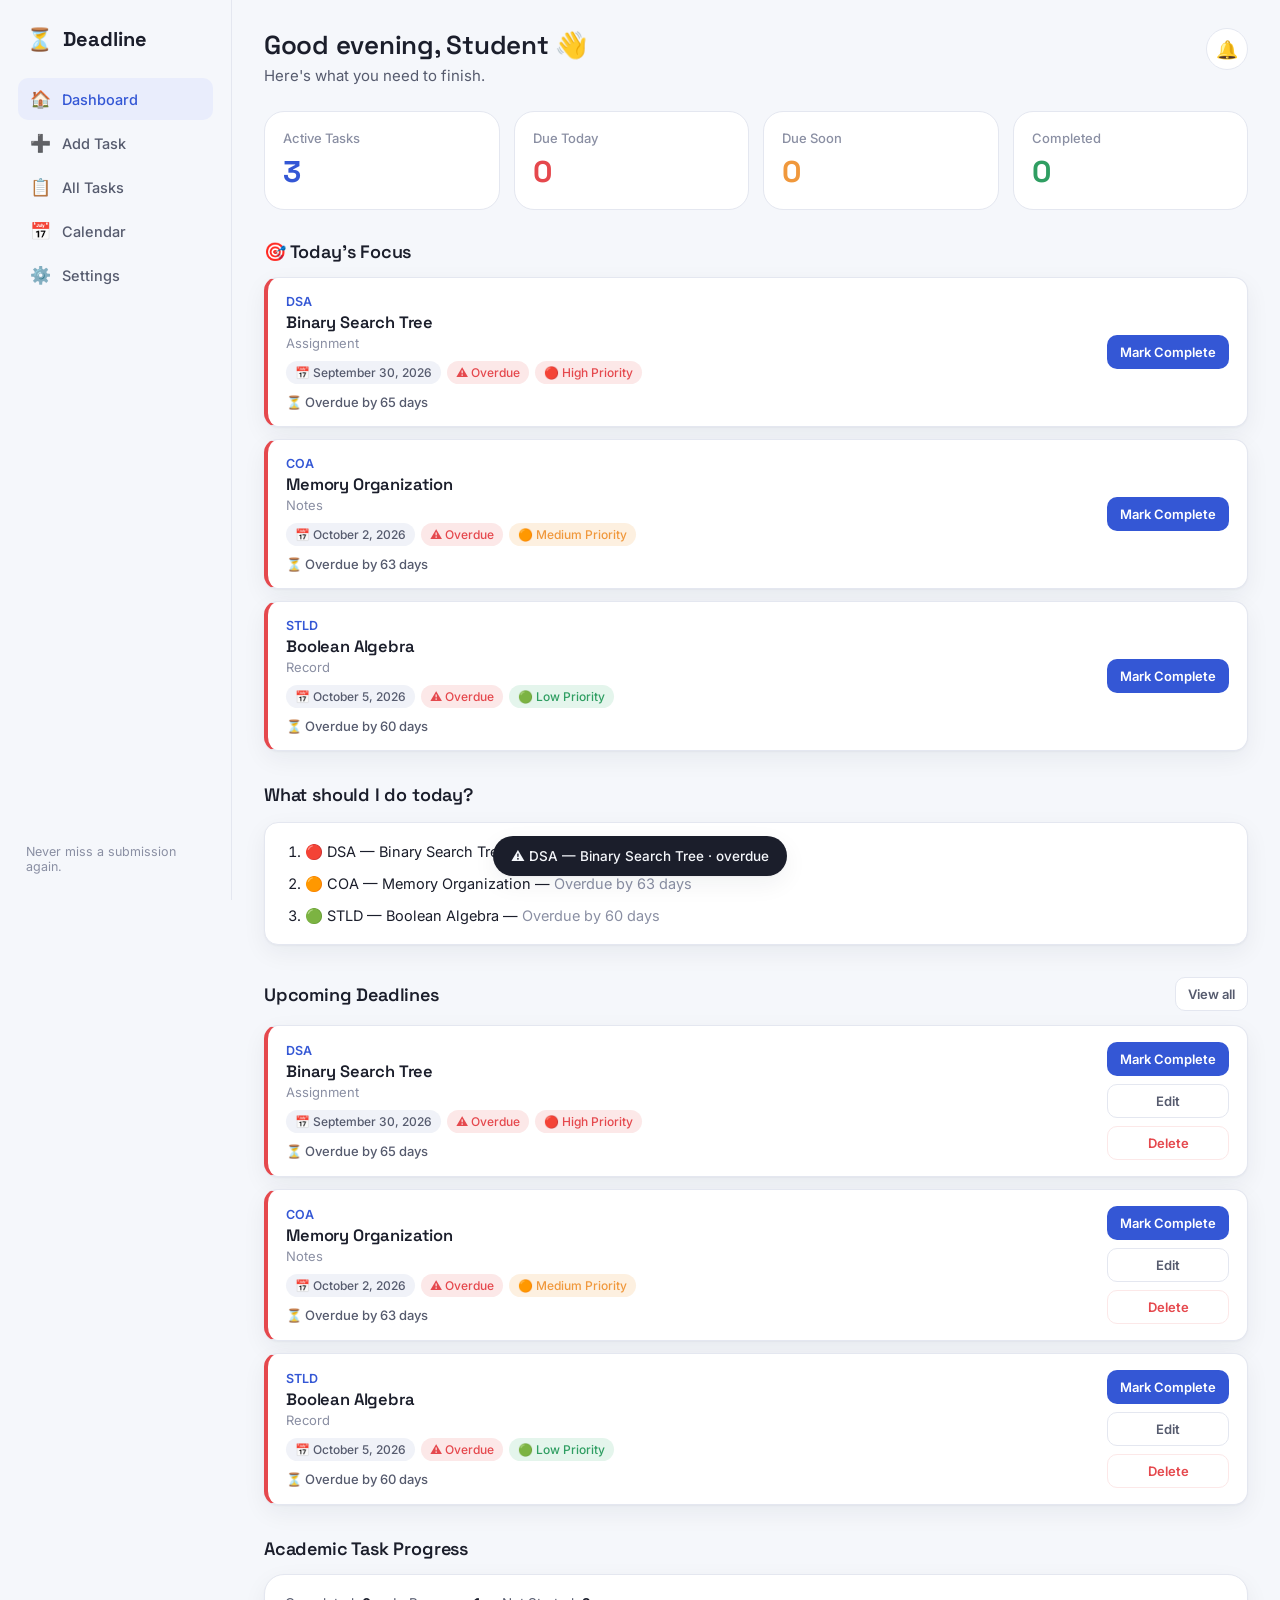
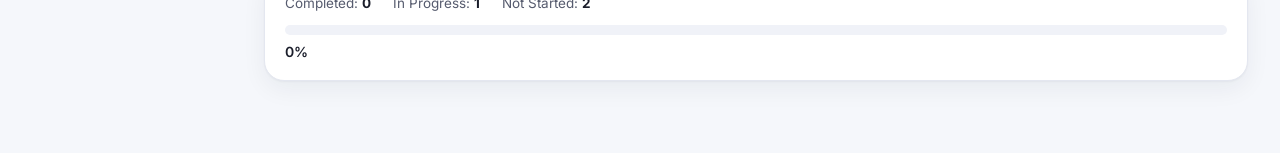
<file: index.html>
<!DOCTYPE html>
<html lang="en">
<head>
<meta charset="UTF-8" />
<meta name="viewport" content="width=device-width, initial-scale=1.0" />
<title>Deadline — Dashboard</title>
<link rel="stylesheet" href="css/style.css" />
</head>
<body id="page-dashboard" data-nav-key="dashboard">

  <div class="app-shell">
    <div id="app-nav"></div>

    <main class="page-main">
      <header class="topbar">
        <div>
          <h1 id="greeting">Good morning, Student 👋</h1>
          <p class="subtitle">Here's what you need to finish.</p>
        </div>
        <div id="notif-bell"></div>
      </header>

      <!-- Summary cards -->
      <section class="stat-grid">
        <div class="stat-card accent-blue">
          <p class="stat-label">Active Tasks</p>
          <p class="stat-value" id="statActive">0</p>
        </div>
        <div class="stat-card accent-red">
          <p class="stat-label">Due Today</p>
          <p class="stat-value" id="statToday">0</p>
        </div>
        <div class="stat-card accent-orange">
          <p class="stat-label">Due Soon</p>
          <p class="stat-value" id="statSoon">0</p>
        </div>
        <div class="stat-card accent-green">
          <p class="stat-label">Completed</p>
          <p class="stat-value" id="statCompleted">0</p>
        </div>
      </section>

      <!-- Today's focus -->
      <section class="section">
        <div class="section-head">
          <h2>🎯 Today's Focus</h2>
        </div>
        <div class="section-list" id="focusList"></div>
      </section>

      <!-- What should I do today -->
      <section class="section">
        <div class="section-head">
          <h2>What should I do today?</h2>
        </div>
        <div id="todoTodayList"></div>
      </section>

      <!-- Upcoming deadlines -->
      <section class="section">
        <div class="section-head">
          <h2>Upcoming Deadlines</h2>
          <a class="btn btn-ghost btn-small" href="tasks.html">View all</a>
        </div>
        <div class="section-list" id="upcomingList"></div>
      </section>

      <!-- Progress -->
      <section class="section">
        <div class="section-head">
          <h2>Academic Task Progress</h2>
        </div>
        <div class="progress-card">
          <div class="progress-stats">
            <span>Completed: <strong id="progressCompleted">0</strong></span>
            <span>In Progress: <strong id="progressInProgress">0</strong></span>
            <span>Not Started: <strong id="progressNotStarted">0</strong></span>
          </div>
          <div class="progress-bar-track">
            <div class="progress-bar-fill" id="progressBarFill" style="width:0%"></div>
          </div>
          <p class="progress-percent" id="progressPercent">0%</p>
        </div>
      </section>
    </main>
  </div>

  <script src="js/storage.js"></script>
  <script src="js/script.js"></script>
</body>
</html>
</file>
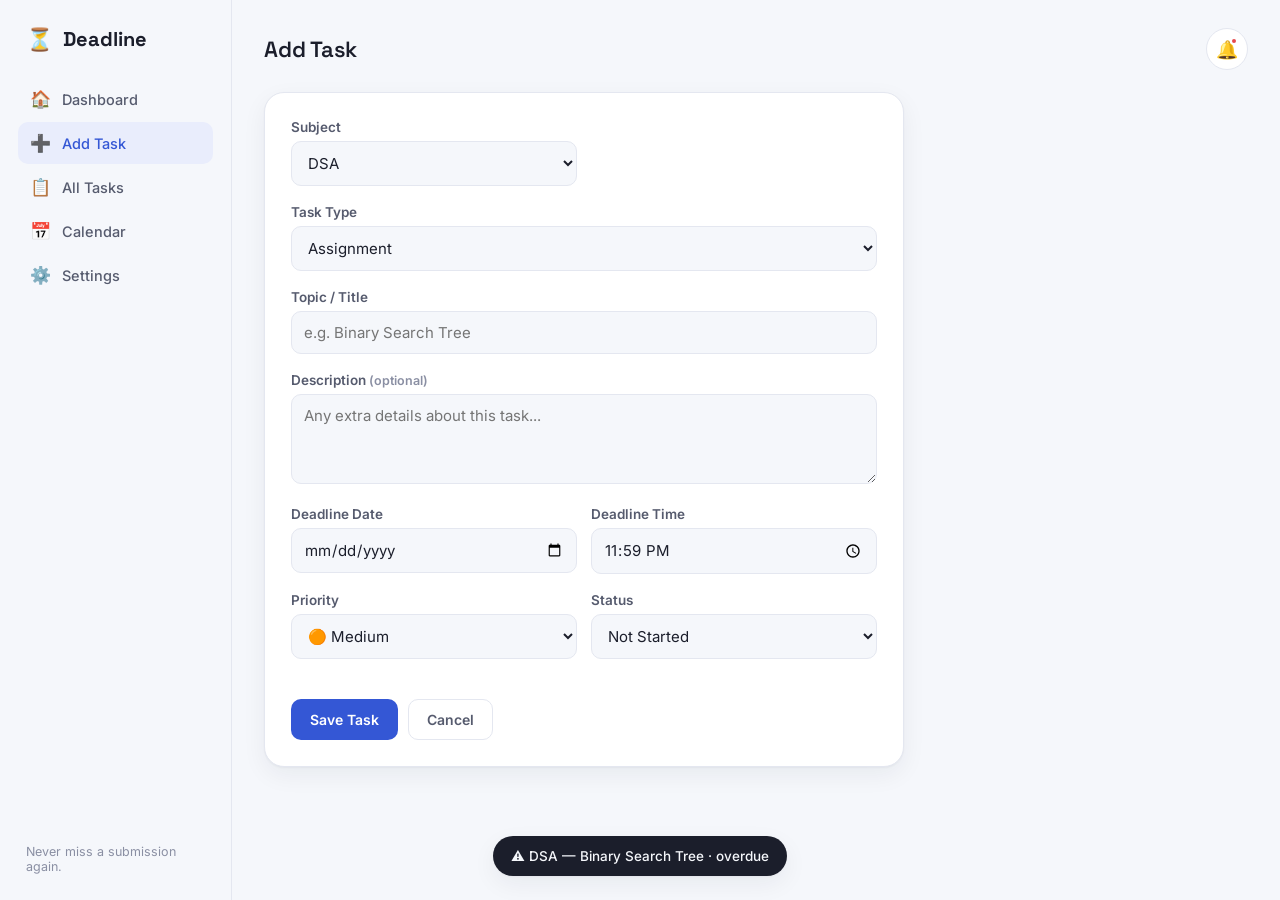
<file: add-task.html>
<!DOCTYPE html>
<html lang="en">
<head>
<meta charset="UTF-8" />
<meta name="viewport" content="width=device-width, initial-scale=1.0" />
<title>Deadline — Add Task</title>
<link rel="stylesheet" href="css/style.css" />
</head>
<body id="page-add-task" data-nav-key="add-task">

  <div class="app-shell">
    <div id="app-nav"></div>

    <main class="page-main">
      <header class="page-header">
        <h1 id="formHeading">Add Task</h1>
        <div id="notif-bell"></div>
      </header>

      <form class="form-card" id="taskForm" novalidate>
        <div class="form-errors" id="formErrors" hidden></div>

        <div class="field-row">
          <div class="field">
            <label for="subjectSelect">Subject</label>
            <select id="subjectSelect"></select>
          </div>
          <div class="field" id="customSubjectWrap" hidden>
            <label for="customSubject">Custom subject</label>
            <input type="text" id="customSubject" placeholder="e.g. Data Communication" />
          </div>
        </div>

        <div class="field">
          <label for="typeSelect">Task Type</label>
          <select id="typeSelect"></select>
        </div>

        <div class="field">
          <label for="titleInput">Topic / Title</label>
          <input type="text" id="titleInput" placeholder="e.g. Binary Search Tree" />
        </div>

        <div class="field">
          <label for="descriptionInput">Description <span class="hint-text" style="display:inline">(optional)</span></label>
          <textarea id="descriptionInput" placeholder="Any extra details about this task..."></textarea>
        </div>

        <div class="field-row">
          <div class="field">
            <label for="dateInput">Deadline Date</label>
            <input type="date" id="dateInput" />
          </div>
          <div class="field">
            <label for="timeInput">Deadline Time</label>
            <input type="time" id="timeInput" value="23:59" />
          </div>
        </div>

        <div class="field-row">
          <div class="field">
            <label for="prioritySelect">Priority</label>
            <select id="prioritySelect">
              <option value="High">🔴 High</option>
              <option value="Medium" selected>🟠 Medium</option>
              <option value="Low">🟢 Low</option>
            </select>
          </div>
          <div class="field">
            <label for="statusSelect">Status</label>
            <select id="statusSelect">
              <option value="Not Started">Not Started</option>
              <option value="In Progress">In Progress</option>
              <option value="Completed">Completed</option>
            </select>
          </div>
        </div>

        <div class="form-actions">
          <button type="submit" class="btn btn-primary" id="submitBtn">Save Task</button>
          <button type="button" class="btn btn-ghost" id="cancelBtn">Cancel</button>
        </div>
      </form>
    </main>
  </div>

  <script src="js/storage.js"></script>
  <script src="js/script.js"></script>
</body>
</html>
</file>
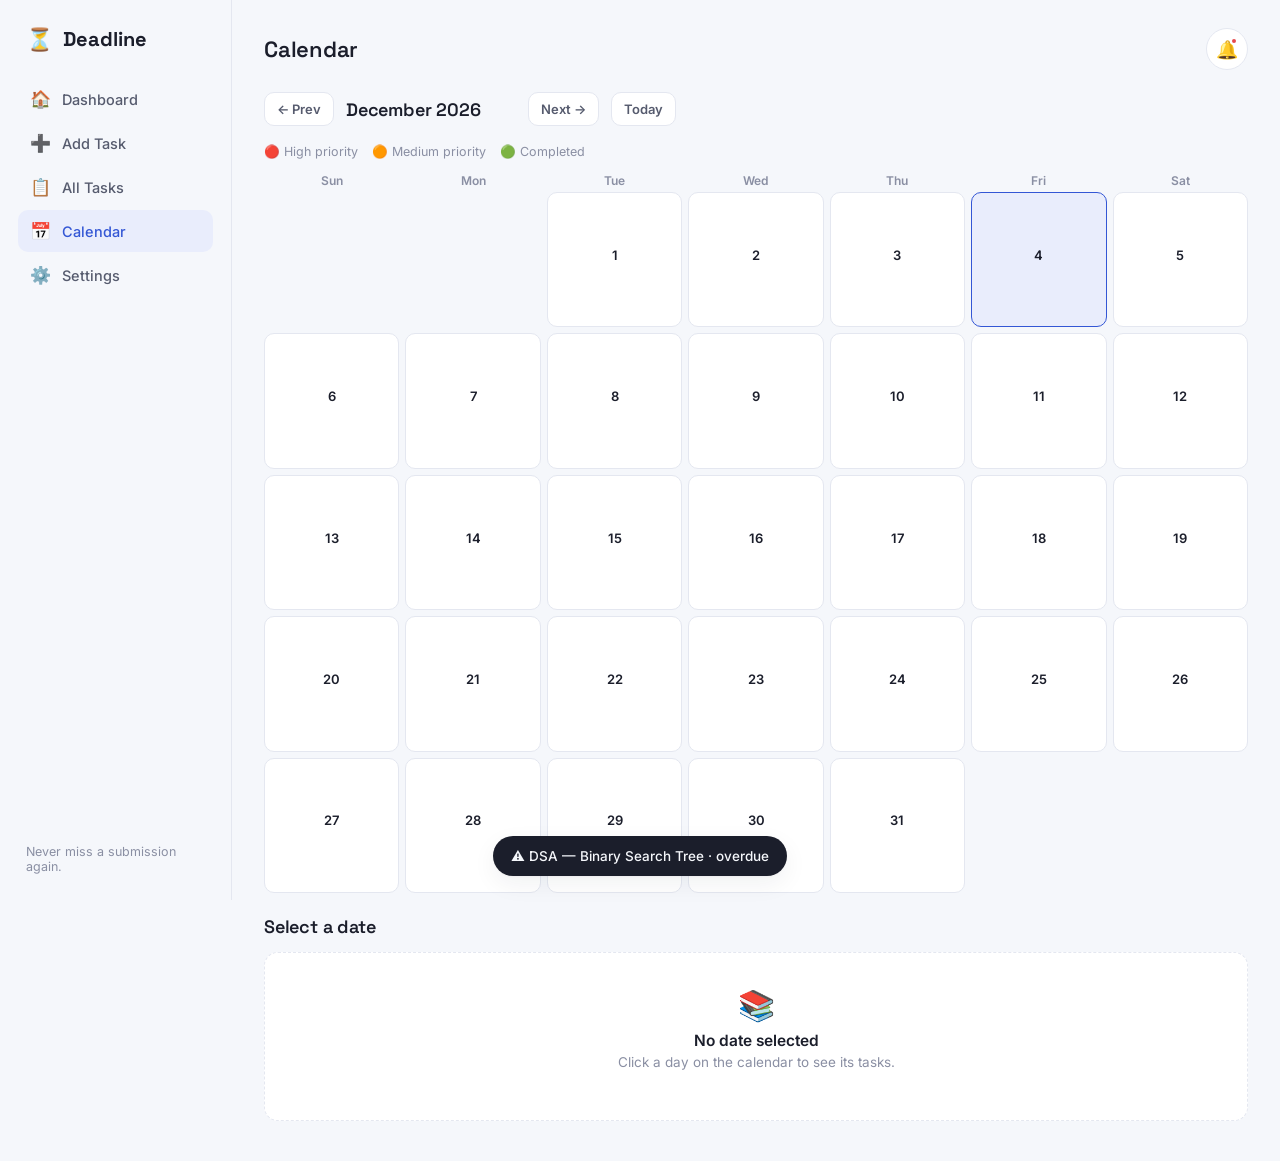
<file: calendar.html>
<!DOCTYPE html>
<html lang="en">
<head>
<meta charset="UTF-8" />
<meta name="viewport" content="width=device-width, initial-scale=1.0" />
<title>Deadline — Calendar</title>
<link rel="stylesheet" href="css/style.css" />
</head>
<body id="page-calendar" data-nav-key="calendar">

  <div class="app-shell">
    <div id="app-nav"></div>

    <main class="page-main">
      <header class="page-header">
        <h1>Calendar</h1>
        <div id="notif-bell"></div>
      </header>

      <div class="calendar-controls">
        <button class="btn btn-ghost btn-small" id="prevMonthBtn">← Prev</button>
        <h2 id="calendarMonthLabel">Month Year</h2>
        <button class="btn btn-ghost btn-small" id="nextMonthBtn">Next →</button>
        <button class="btn btn-ghost btn-small" id="todayBtn">Today</button>
      </div>

      <div class="cal-legend">
        <span>🔴 High priority</span>
        <span>🟠 Medium priority</span>
        <span>🟢 Completed</span>
      </div>

      <div class="cal-grid" id="calendarWeekdays">
        <div class="cal-weekday">Sun</div>
        <div class="cal-weekday">Mon</div>
        <div class="cal-weekday">Tue</div>
        <div class="cal-weekday">Wed</div>
        <div class="cal-weekday">Thu</div>
        <div class="cal-weekday">Fri</div>
        <div class="cal-weekday">Sat</div>
      </div>
      <div class="cal-grid" id="calendarGrid"></div>

      <section class="cal-day-panel">
        <div class="section-head">
          <h2 id="calDayHeading">Select a date</h2>
        </div>
        <div class="section-list" id="calDayList"></div>
      </section>
    </main>
  </div>

  <script src="js/storage.js"></script>
  <script src="js/script.js"></script>
</body>
</html>
</file>
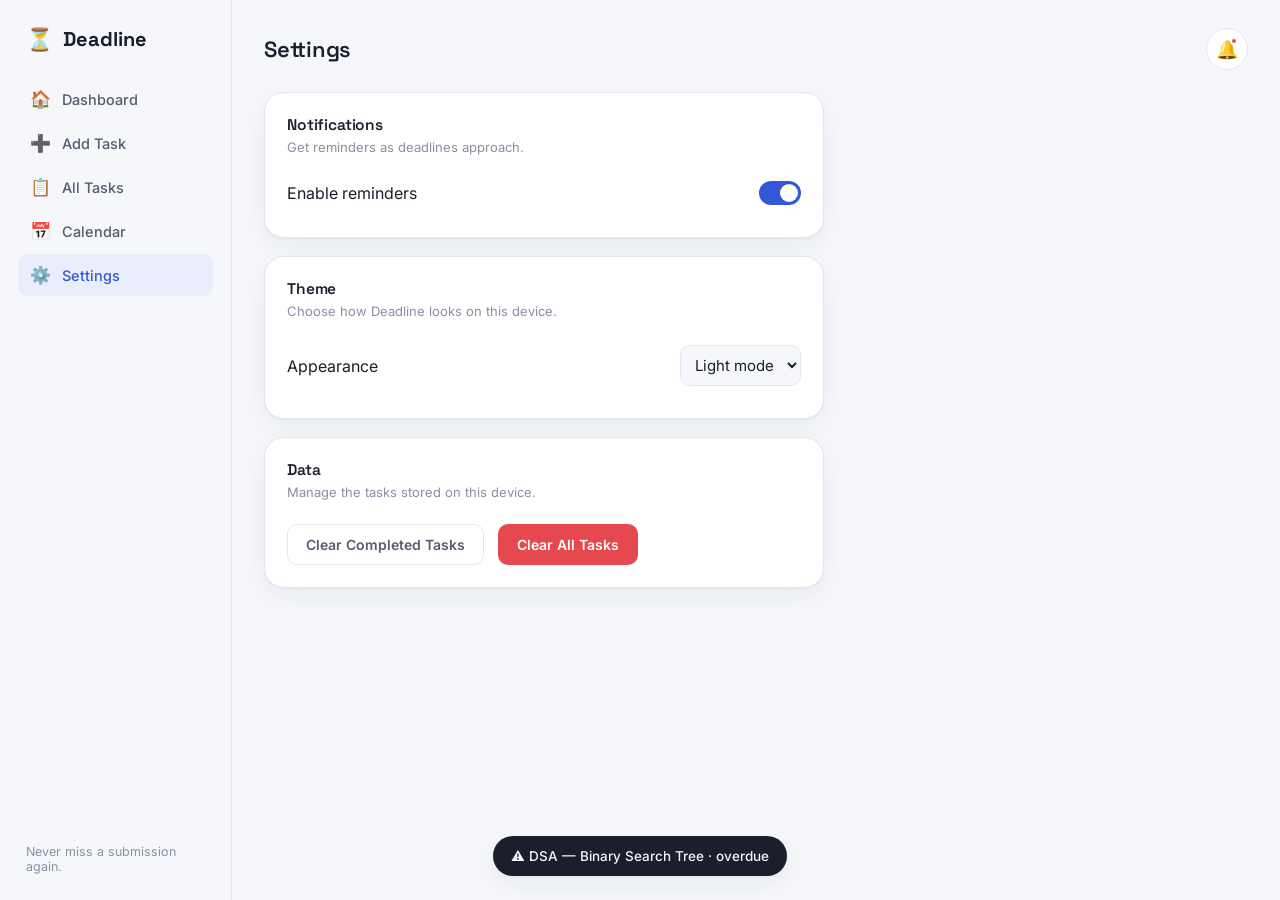
<file: settings.html>
<!DOCTYPE html>
<html lang="en">
<head>
<meta charset="UTF-8" />
<meta name="viewport" content="width=device-width, initial-scale=1.0" />
<title>Deadline — Settings</title>
<link rel="stylesheet" href="css/style.css" />
</head>
<body id="page-settings" data-nav-key="settings">

  <div class="app-shell">
    <div id="app-nav"></div>

    <main class="page-main">
      <header class="page-header">
        <h1>Settings</h1>
        <div id="notif-bell"></div>
      </header>

      <div class="settings-card">
        <h3>Notifications</h3>
        <p class="settings-desc">Get reminders as deadlines approach.</p>
        <div class="settings-row">
          <span>Enable reminders</span>
          <label class="switch">
            <input type="checkbox" id="notifToggle" />
            <span class="switch-track"></span>
          </label>
        </div>
      </div>

      <div class="settings-card">
        <h3>Theme</h3>
        <p class="settings-desc">Choose how Deadline looks on this device.</p>
        <div class="settings-row">
          <span>Appearance</span>
          <select id="themeSelect">
            <option value="light">Light mode</option>
            <option value="dark">Dark mode</option>
          </select>
        </div>
      </div>

      <div class="settings-card danger-zone">
        <h3>Data</h3>
        <p class="settings-desc">Manage the tasks stored on this device.</p>
        <button class="btn btn-ghost" id="clearCompletedBtn">Clear Completed Tasks</button>
        <button class="btn btn-danger" id="clearAllBtn">Clear All Tasks</button>
      </div>
    </main>
  </div>

  <script src="js/storage.js"></script>
  <script src="js/script.js"></script>
</body>
</html>
</file>
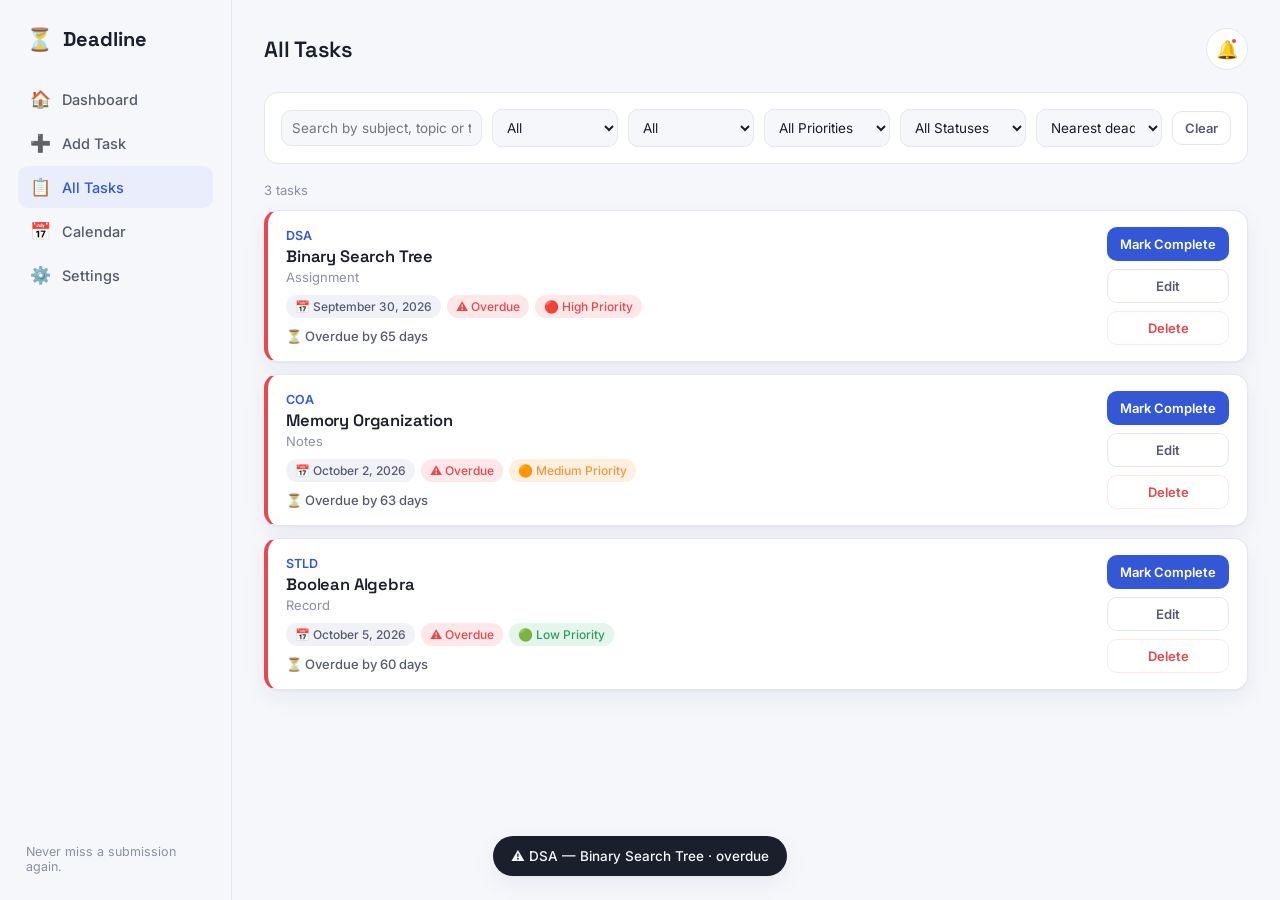
<file: tasks.html>
<!DOCTYPE html>
<html lang="en">
<head>
<meta charset="UTF-8" />
<meta name="viewport" content="width=device-width, initial-scale=1.0" />
<title>Deadline — All Tasks</title>
<link rel="stylesheet" href="css/style.css" />
</head>
<body id="page-tasks" data-nav-key="tasks">

  <div class="app-shell">
    <div id="app-nav"></div>

    <main class="page-main">
      <header class="page-header">
        <h1>All Tasks</h1>
        <div id="notif-bell"></div>
      </header>

      <div class="filters-bar">
        <input type="text" id="searchInput" placeholder="Search by subject, topic or title..." />
        <select id="filterSubject"></select>
        <select id="filterType"></select>
        <select id="filterPriority">
          <option value="All">All Priorities</option>
          <option value="High">High</option>
          <option value="Medium">Medium</option>
          <option value="Low">Low</option>
        </select>
        <select id="filterStatus">
          <option value="All">All Statuses</option>
          <option value="Not Started">Not Started</option>
          <option value="In Progress">In Progress</option>
          <option value="Completed">Completed</option>
        </select>
        <select id="sortSelect">
          <option value="deadline-asc">Nearest deadline</option>
          <option value="deadline-desc">Latest deadline</option>
          <option value="priority">Priority</option>
          <option value="recent">Recently added</option>
        </select>
        <button class="btn btn-ghost btn-small" id="clearFiltersBtn">Clear</button>
      </div>

      <p class="results-count" id="resultsCount">0 tasks</p>

      <div class="section-list" id="allTasksList"></div>
    </main>
  </div>

  <script src="js/storage.js"></script>
  <script src="js/script.js"></script>
</body>
</html>
</file>
<file: css/style.css>
/* ============================================================
   Deadline — style.css
   A calm, focused productivity app for college students.
   ============================================================ */

@import url("https://fonts.googleapis.com/css2?family=Space+Grotesk:wght@500;600;700&family=Inter:wght@400;500;600;700&display=swap");

/* ---------- Design tokens ---------- */
:root {
  --bg: #F5F7FB;
  --surface: #FFFFFF;
  --surface-soft: #F0F2F8;
  --ink: #1B1E2B;
  --ink-soft: #565B6E;
  --muted: #8A8FA3;
  --border: #E4E7F0;

  --blue: #3457D5;
  --blue-soft: #E9EDFC;
  --red: #E5484D;
  --red-soft: #FCE8E8;
  --orange: #F0983C;
  --orange-soft: #FDF0E0;
  --yellow: #E3B341;
  --yellow-soft: #FBF3DC;
  --green: #2F9E62;
  --green-soft: #E4F5EC;
  --grey-soft: #EEF0F5;

  --radius-lg: 20px;
  --radius-md: 14px;
  --radius-sm: 10px;
  --shadow: 0 1px 2px rgba(23, 26, 43, 0.04), 0 8px 24px rgba(23, 26, 43, 0.06);

  --font-display: "Space Grotesk", "Inter", sans-serif;
  --font-body: "Inter", sans-serif;
}

[data-theme="dark"] {
  --bg: #14161F;
  --surface: #1B1E2B;
  --surface-soft: #20242F;
  --ink: #EDEFF5;
  --ink-soft: #B7BBCC;
  --muted: #82869C;
  --border: #2B2F3E;

  --blue-soft: #202B4D;
  --red-soft: #3A2226;
  --orange-soft: #3A2C1C;
  --yellow-soft: #37301A;
  --green-soft: #1C3327;
  --grey-soft: #262A38;

  --shadow: 0 1px 2px rgba(0, 0, 0, 0.2), 0 8px 24px rgba(0, 0, 0, 0.35);
}

* { box-sizing: border-box; }

html, body {
  margin: 0;
  padding: 0;
  background: var(--bg);
  color: var(--ink);
  font-family: var(--font-body);
  -webkit-font-smoothing: antialiased;
}

h1, h2, h3, h4 {
  font-family: var(--font-display);
  font-weight: 600;
  margin: 0;
  letter-spacing: -0.01em;
}

p { margin: 0; }

a { color: inherit; text-decoration: none; }

button {
  font-family: var(--font-body);
  cursor: pointer;
}

input, select, textarea, button {
  font-family: var(--font-body);
  font-size: 15px;
}

::selection { background: var(--blue-soft); }

/* ---------- App shell ---------- */
.app-shell {
  display: flex;
  min-height: 100vh;
}

.page-main {
  flex: 1;
  min-width: 0;
  padding: 28px 32px 100px;
  max-width: 1100px;
}

@media (min-width: 861px) {
  .page-main { padding-bottom: 40px; }
}

/* ---------- Sidebar (desktop) / bottom nav (mobile) ---------- */
.sidebar {
  width: 232px;
  flex-shrink: 0;
  padding: 26px 18px;
  border-right: 1px solid var(--border);
  display: flex;
  flex-direction: column;
  min-height: 100vh;
  position: sticky;
  top: 0;
}

.brand {
  display: flex;
  align-items: center;
  gap: 10px;
  padding: 0 8px 26px;
}

.brand-mark { font-size: 22px; }

.brand-name {
  font-family: var(--font-display);
  font-weight: 700;
  font-size: 20px;
}

.sidebar-links {
  display: flex;
  flex-direction: column;
  gap: 2px;
}

.nav-link {
  display: flex;
  align-items: center;
  gap: 12px;
  padding: 11px 12px;
  border-radius: var(--radius-sm);
  color: var(--ink-soft);
  font-weight: 500;
  font-size: 14.5px;
}

.nav-link:hover { background: var(--surface-soft); color: var(--ink); }

.nav-link.active {
  background: var(--blue-soft);
  color: var(--blue);
}

.nav-icon { font-size: 17px; width: 20px; text-align: center; }

.sidebar-foot {
  margin-top: auto;
  color: var(--muted);
  font-size: 12.5px;
  padding: 0 8px;
}

.bottom-nav { display: none; }

@media (max-width: 860px) {
  .sidebar { display: none; }

  .bottom-nav {
    display: flex;
    position: fixed;
    bottom: 0;
    left: 0;
    right: 0;
    background: var(--surface);
    border-top: 1px solid var(--border);
    padding: 8px 6px calc(8px + env(safe-area-inset-bottom, 0px));
    z-index: 40;
  }

  .bottom-nav .nav-link {
    flex: 1;
    flex-direction: column;
    gap: 3px;
    font-size: 11px;
    padding: 6px 2px;
    text-align: center;
    border-radius: var(--radius-sm);
  }

  .bottom-nav .nav-icon { font-size: 19px; }

  .page-main { padding: 20px 16px 90px; }
}

/* ---------- Topbar ---------- */
.topbar {
  display: flex;
  justify-content: space-between;
  align-items: flex-start;
  gap: 16px;
  margin-bottom: 26px;
}

.topbar h1 {
  font-size: 26px;
}

.topbar .subtitle {
  color: var(--ink-soft);
  margin-top: 4px;
  font-size: 15px;
}

.page-header {
  display: flex;
  justify-content: space-between;
  align-items: center;
  gap: 16px;
  margin-bottom: 22px;
}

.page-header h1 { font-size: 22px; }

/* ---------- Notification bell ---------- */
#notif-bell { position: relative; flex-shrink: 0; }

.bell-btn {
  position: relative;
  width: 42px;
  height: 42px;
  border-radius: 50%;
  border: 1px solid var(--border);
  background: var(--surface);
  font-size: 18px;
  display: flex;
  align-items: center;
  justify-content: center;
}

.bell-dot {
  position: absolute;
  top: 8px;
  right: 9px;
  width: 8px;
  height: 8px;
  border-radius: 50%;
  background: var(--red);
  border: 2px solid var(--surface);
}

.bell-panel {
  position: absolute;
  right: 0;
  top: 50px;
  width: 320px;
  max-width: 84vw;
  background: var(--surface);
  border: 1px solid var(--border);
  border-radius: var(--radius-md);
  box-shadow: var(--shadow);
  z-index: 50;
  overflow: hidden;
}

.bell-panel-head {
  display: flex;
  justify-content: space-between;
  align-items: center;
  padding: 14px 16px;
  border-bottom: 1px solid var(--border);
  font-weight: 600;
  font-size: 14px;
}

.link-btn {
  background: none;
  border: none;
  color: var(--blue);
  font-size: 13px;
  font-weight: 600;
  padding: 0;
}

.bell-panel-list {
  max-height: 320px;
  overflow-y: auto;
}

.bell-item {
  display: flex;
  gap: 10px;
  align-items: flex-start;
  width: 100%;
  text-align: left;
  padding: 12px 16px;
  border: none;
  border-bottom: 1px solid var(--border);
  background: var(--surface);
  font-size: 13.5px;
  color: var(--ink-soft);
}

.bell-item.unread { background: var(--blue-soft); color: var(--ink); }
.bell-item:last-child { border-bottom: none; }
.bell-item-emoji { font-size: 15px; }

.bell-empty {
  padding: 22px 16px;
  color: var(--muted);
  font-size: 13.5px;
  text-align: center;
}

/* ---------- Buttons ---------- */
.btn {
  display: inline-flex;
  align-items: center;
  justify-content: center;
  gap: 6px;
  padding: 11px 18px;
  border-radius: var(--radius-sm);
  border: 1px solid transparent;
  font-weight: 600;
  font-size: 14px;
  transition: transform 0.05s ease;
}

.btn:active { transform: scale(0.98); }

.btn-primary { background: var(--blue); color: white; }
.btn-primary:hover { background: #2c48b8; }

.btn-ghost {
  background: var(--surface);
  border-color: var(--border);
  color: var(--ink-soft);
}
.btn-ghost:hover { background: var(--surface-soft); }

.btn-danger { background: var(--red); color: white; }
.btn-danger-ghost {
  background: var(--surface);
  border-color: var(--red-soft);
  color: var(--red);
}

.btn-small { padding: 8px 12px; font-size: 13px; }
.btn-block { width: 100%; }

/* ---------- Summary cards ---------- */
.stat-grid {
  display: grid;
  grid-template-columns: repeat(4, 1fr);
  gap: 14px;
  margin-bottom: 30px;
}

@media (max-width: 700px) {
  .stat-grid { grid-template-columns: repeat(2, 1fr); }
}

.stat-card {
  background: var(--surface);
  border: 1px solid var(--border);
  border-radius: var(--radius-lg);
  padding: 18px;
}

.stat-card .stat-label {
  font-size: 13px;
  color: var(--muted);
  font-weight: 500;
}

.stat-card .stat-value {
  font-family: var(--font-display);
  font-size: 30px;
  font-weight: 700;
  margin-top: 6px;
}

.stat-card.accent-blue .stat-value { color: var(--blue); }
.stat-card.accent-red .stat-value { color: var(--red); }
.stat-card.accent-orange .stat-value { color: var(--orange); }
.stat-card.accent-green .stat-value { color: var(--green); }

/* ---------- Section headings ---------- */
.section {
  margin-bottom: 32px;
}

.section-head {
  display: flex;
  justify-content: space-between;
  align-items: center;
  margin-bottom: 14px;
}

.section-head h2 { font-size: 18px; }

.section-list {
  display: flex;
  flex-direction: column;
  gap: 12px;
}

/* ---------- Task cards ---------- */
.task-card {
  background: var(--surface);
  border: 1px solid var(--border);
  border-left: 4px solid var(--grey-soft);
  border-radius: var(--radius-md);
  padding: 16px 18px;
  display: flex;
  justify-content: space-between;
  align-items: center;
  gap: 16px;
  box-shadow: var(--shadow);
}

.task-card.status-today,
.task-card.status-overdue { border-left-color: var(--red); }
.task-card.status-tomorrow { border-left-color: var(--orange); }
.task-card.status-soon { border-left-color: var(--yellow); }
.task-card.status-completed { border-left-color: var(--green); }
.task-card.status-later { border-left-color: var(--border); }

.task-card-main { min-width: 0; flex: 1; }

.task-subject {
  font-size: 12.5px;
  font-weight: 600;
  color: var(--blue);
  text-transform: none;
}

.task-title {
  font-size: 16.5px;
  margin: 3px 0 2px;
}

.task-meta { font-size: 13px; color: var(--muted); }

.task-tags {
  display: flex;
  flex-wrap: wrap;
  gap: 6px;
  margin-top: 10px;
}

.tag {
  font-size: 12px;
  font-weight: 500;
  padding: 4px 9px;
  border-radius: 999px;
  background: var(--surface-soft);
  color: var(--ink-soft);
  white-space: nowrap;
}

.tag-status.status-today, .tag-status.status-overdue { background: var(--red-soft); color: var(--red); }
.tag-status.status-tomorrow { background: var(--orange-soft); color: var(--orange); }
.tag-status.status-soon { background: var(--yellow-soft); color: #92720E; }
.tag-status.status-completed { background: var(--green-soft); color: var(--green); }

.tag-priority.priority-red { background: var(--red-soft); color: var(--red); }
.tag-priority.priority-orange { background: var(--orange-soft); color: var(--orange); }
.tag-priority.priority-green { background: var(--green-soft); color: var(--green); }

.task-remaining {
  margin-top: 10px;
  font-size: 13px;
  color: var(--ink-soft);
  font-weight: 500;
}

.task-card-actions {
  display: flex;
  flex-direction: column;
  gap: 8px;
  flex-shrink: 0;
}

.done-pill {
  font-size: 12.5px;
  font-weight: 600;
  color: var(--green);
  text-align: center;
}

@media (max-width: 600px) {
  .task-card { flex-direction: column; align-items: stretch; }
  .task-card-actions { flex-direction: row; }
  .task-card-actions .btn { flex: 1; }
}

/* ---------- Today's focus + todo list ---------- */
.todo-list {
  background: var(--surface);
  border: 1px solid var(--border);
  border-radius: var(--radius-md);
  padding: 18px 18px 18px 40px;
  display: flex;
  flex-direction: column;
  gap: 10px;
  box-shadow: var(--shadow);
}

.todo-list li { font-size: 14.5px; line-height: 1.5; }
.todo-remaining { color: var(--muted); }

/* ---------- Progress section ---------- */
.progress-card {
  background: var(--surface);
  border: 1px solid var(--border);
  border-radius: var(--radius-lg);
  padding: 20px;
  box-shadow: var(--shadow);
}

.progress-stats {
  display: flex;
  gap: 22px;
  flex-wrap: wrap;
  margin-bottom: 14px;
  font-size: 13.5px;
  color: var(--ink-soft);
}

.progress-stats strong { color: var(--ink); }

.progress-bar-track {
  height: 10px;
  border-radius: 999px;
  background: var(--surface-soft);
  overflow: hidden;
}

.progress-bar-fill {
  height: 100%;
  background: linear-gradient(90deg, var(--blue), var(--green));
  border-radius: 999px;
  transition: width 0.4s ease;
}

.progress-percent {
  margin-top: 8px;
  font-weight: 600;
  font-size: 14px;
}

/* ---------- Empty states ---------- */
.empty-state {
  background: var(--surface);
  border: 1px dashed var(--border);
  border-radius: var(--radius-md);
  padding: 34px 20px;
  text-align: center;
}

.empty-emoji { font-size: 30px; margin-bottom: 8px; }
.empty-title { font-weight: 600; font-size: 15.5px; margin-bottom: 4px; }
.empty-message { color: var(--muted); font-size: 13.5px; margin-bottom: 16px; }

/* ---------- Forms ---------- */
.form-card {
  background: var(--surface);
  border: 1px solid var(--border);
  border-radius: var(--radius-lg);
  padding: 26px;
  max-width: 640px;
  box-shadow: var(--shadow);
}

.field { margin-bottom: 18px; }

.field label {
  display: block;
  font-size: 13.5px;
  font-weight: 600;
  margin-bottom: 6px;
  color: var(--ink-soft);
}

.field input,
.field select,
.field textarea {
  width: 100%;
  padding: 11px 12px;
  border: 1px solid var(--border);
  border-radius: var(--radius-sm);
  background: var(--bg);
  color: var(--ink);
}

.field input:focus,
.field select:focus,
.field textarea:focus {
  outline: 2px solid var(--blue);
  outline-offset: 1px;
}

.field textarea { min-height: 90px; resize: vertical; }

.field-row {
  display: grid;
  grid-template-columns: 1fr 1fr;
  gap: 14px;
}

@media (max-width: 520px) {
  .field-row { grid-template-columns: 1fr; }
}

.form-errors {
  background: var(--red-soft);
  color: var(--red);
  border-radius: var(--radius-sm);
  padding: 12px 14px;
  margin-bottom: 18px;
  font-size: 13.5px;
}

.form-actions {
  display: flex;
  gap: 10px;
  margin-top: 22px;
}

/* ---------- All tasks / filters ---------- */
.filters-bar {
  background: var(--surface);
  border: 1px solid var(--border);
  border-radius: var(--radius-md);
  padding: 16px;
  display: grid;
  grid-template-columns: 1.6fr 1fr 1fr 1fr 1fr 1fr auto;
  gap: 10px;
  align-items: center;
  margin-bottom: 18px;
}

@media (max-width: 950px) {
  .filters-bar { grid-template-columns: repeat(2, 1fr); }
}

.filters-bar input,
.filters-bar select {
  width: 100%;
  padding: 9px 10px;
  border: 1px solid var(--border);
  border-radius: var(--radius-sm);
  background: var(--bg);
  color: var(--ink);
  font-size: 13.5px;
}

.results-count {
  color: var(--muted);
  font-size: 13px;
  margin-bottom: 12px;
}

/* ---------- Calendar ---------- */
.calendar-controls {
  display: flex;
  align-items: center;
  gap: 12px;
  margin-bottom: 18px;
}

.calendar-controls h2 { font-size: 18px; min-width: 170px; }

.cal-legend {
  display: flex;
  gap: 14px;
  flex-wrap: wrap;
  font-size: 12.5px;
  color: var(--muted);
  margin-bottom: 14px;
}

.cal-legend span { display: inline-flex; align-items: center; gap: 5px; }

.cal-grid {
  display: grid;
  grid-template-columns: repeat(7, 1fr);
  gap: 6px;
}

.cal-weekday {
  text-align: center;
  font-size: 12px;
  color: var(--muted);
  font-weight: 600;
  padding-bottom: 4px;
}

.cal-cell {
  aspect-ratio: 1 / 1;
  border-radius: var(--radius-sm);
  border: 1px solid var(--border);
  background: var(--surface);
  display: flex;
  flex-direction: column;
  align-items: center;
  justify-content: center;
  gap: 4px;
  color: var(--ink);
}

.cal-cell-empty { border: none; background: transparent; }

.cal-cell.has-tasks { cursor: pointer; }
.cal-cell.cal-today { border-color: var(--blue); background: var(--blue-soft); }

.cal-daynum { font-size: 13px; font-weight: 600; }
.cal-dots { display: flex; gap: 3px; height: 6px; }

.cal-dot { width: 6px; height: 6px; border-radius: 50%; }
.dot-red { background: var(--red); }
.dot-orange { background: var(--orange); }
.dot-green { background: var(--green); }
.dot-grey { background: var(--muted); }

.cal-day-panel {
  margin-top: 22px;
}

/* ---------- Settings ---------- */
.settings-card {
  background: var(--surface);
  border: 1px solid var(--border);
  border-radius: var(--radius-lg);
  padding: 22px;
  max-width: 560px;
  margin-bottom: 18px;
  box-shadow: var(--shadow);
}

.settings-card h3 { font-size: 15.5px; margin-bottom: 4px; }
.settings-card .settings-desc { color: var(--muted); font-size: 13px; margin-bottom: 16px; }

.settings-row {
  display: flex;
  justify-content: space-between;
  align-items: center;
  padding: 10px 0;
  border-top: 1px solid var(--border);
}

.settings-row:first-of-type { border-top: none; }

.switch {
  position: relative;
  width: 42px;
  height: 24px;
  flex-shrink: 0;
}

.switch input { opacity: 0; width: 0; height: 0; }

.switch-track {
  position: absolute;
  inset: 0;
  background: var(--border);
  border-radius: 999px;
  transition: background 0.15s ease;
}

.switch-track::before {
  content: "";
  position: absolute;
  width: 18px;
  height: 18px;
  left: 3px;
  top: 3px;
  background: white;
  border-radius: 50%;
  transition: transform 0.15s ease;
}

.switch input:checked + .switch-track { background: var(--blue); }
.switch input:checked + .switch-track::before { transform: translateX(18px); }

.settings-card select {
  padding: 9px 10px;
  border: 1px solid var(--border);
  border-radius: var(--radius-sm);
  background: var(--bg);
  color: var(--ink);
}

.danger-zone .btn { margin-right: 10px; margin-top: 8px; }

/* ---------- Dialog ---------- */
.dialog-overlay {
  position: fixed;
  inset: 0;
  background: rgba(15, 17, 26, 0.5);
  display: flex;
  align-items: center;
  justify-content: center;
  padding: 20px;
  z-index: 100;
}

.dialog-overlay[hidden] { display: none; }

.dialog-box {
  background: var(--surface);
  border-radius: var(--radius-md);
  padding: 22px;
  max-width: 360px;
  width: 100%;
  box-shadow: var(--shadow);
}

.dialog-message { font-size: 14.5px; margin-bottom: 18px; line-height: 1.5; }

.dialog-actions { display: flex; justify-content: flex-end; gap: 10px; }

/* ---------- Toast ---------- */
.toast-container {
  position: fixed;
  bottom: 24px;
  left: 50%;
  transform: translateX(-50%);
  z-index: 200;
  display: flex;
  flex-direction: column;
  gap: 8px;
  align-items: center;
  width: 100%;
  pointer-events: none;
}

@media (max-width: 860px) {
  .toast-container { bottom: 78px; }
}

.toast {
  background: var(--ink);
  color: var(--bg);
  padding: 12px 18px;
  border-radius: 999px;
  font-size: 13.5px;
  font-weight: 500;
  box-shadow: var(--shadow);
  opacity: 0;
  transform: translateY(10px);
  transition: opacity 0.25s ease, transform 0.25s ease;
  max-width: 90vw;
}

.toast.show { opacity: 1; transform: translateY(0); }

/* ---------- Misc ---------- */
.hint-text { font-size: 12.5px; color: var(--muted); margin-top: 4px; }

[hidden] { display: none !important; }
</file>
